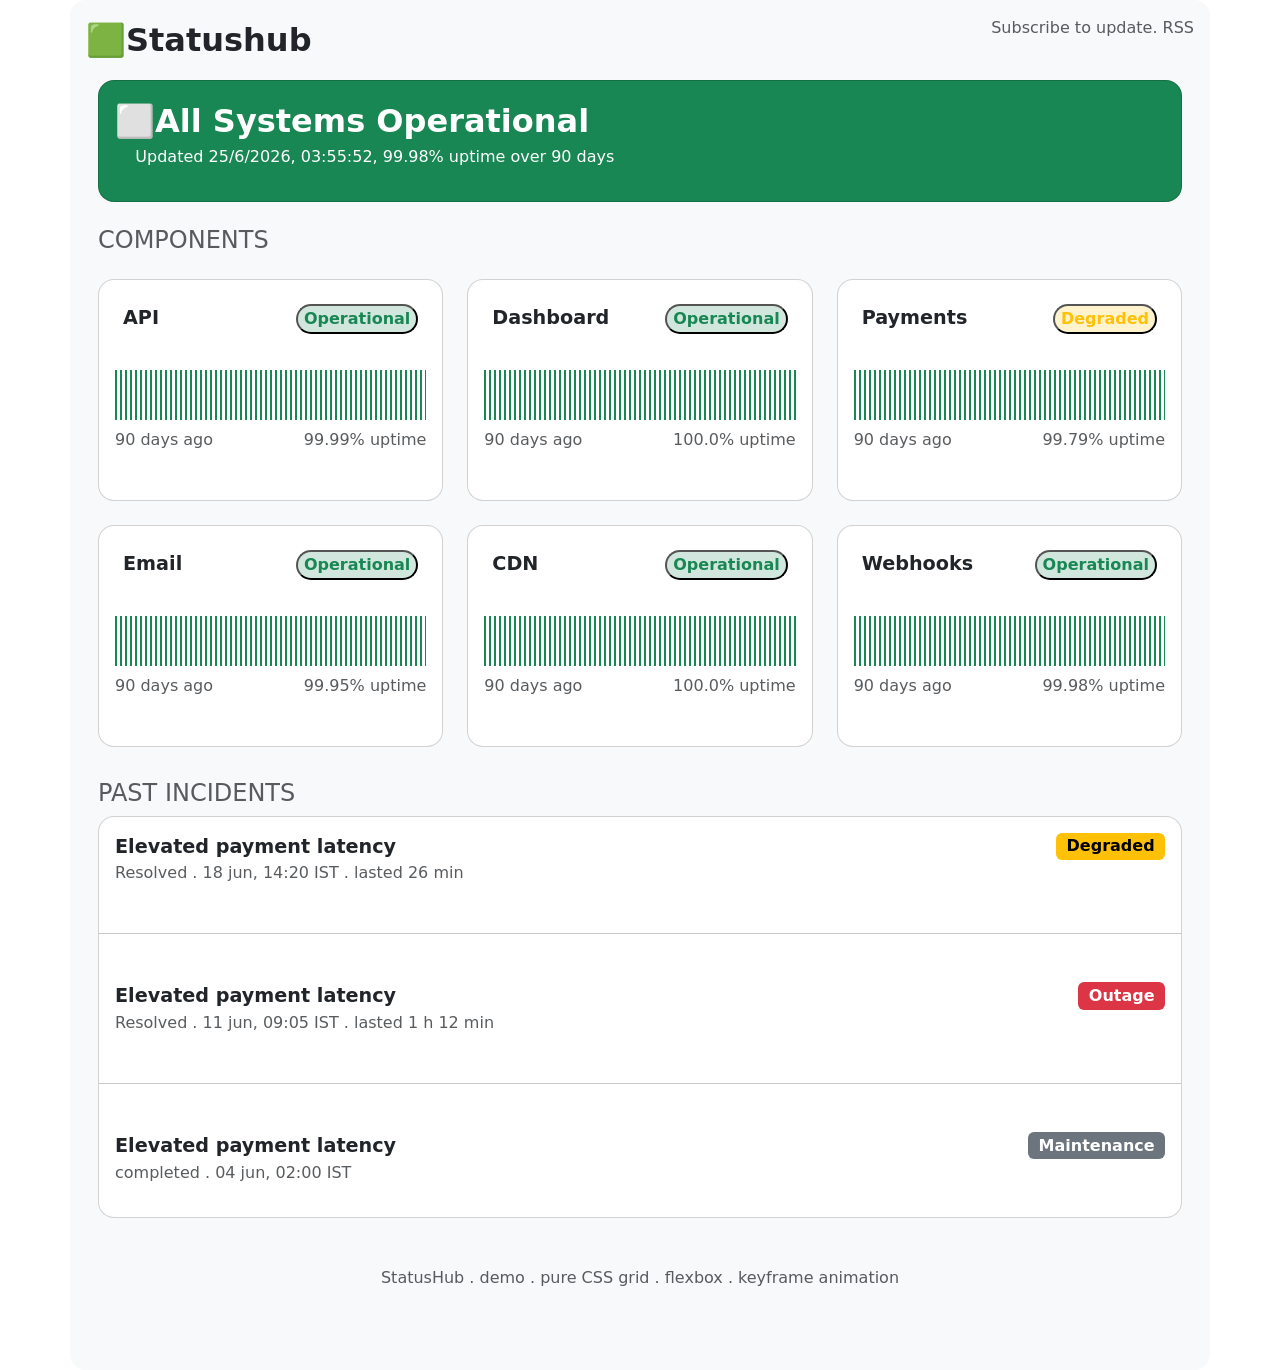
<file: index.html>
<!DOCTYPE html>
<html lang="en">

<head>
    <link rel="stylesheet" href="./bootstrap.css">
    <link rel="stylesheet" href="./style.css">
    <meta charset="UTF-8">
    <meta name="viewport" content="width=device-width, initial-scale=1.0">
    <title>StatusHub</title>
</head>

<body>
    <div class="container p-3 bg-light rounded-4">
        <header>
            <p><span style="font-size: xx-large;font-weight:bold;">🟩Statushub</span> <span class="float-end text-muted"
                    style="text-decoration: none;"> Subscribe to update. RSS</span></p>
        </header>
        <div class="container">
            <div class="card bg-success text-white p-3 rounded-4" style="width: 100%;">
                <p> <span style="font-size: xx-large;font-weight:bold;">⬜All Systems Operational</span> <br>&nbsp;
                    &nbsp; Updated 25/6/2026, 03:55:52, 99.98% uptime over 90 days</p>
            </div>
        </div>

        <div class="container mt-4 mb-3">
            <h4 class="text-muted  mb-2">COMPONENTS</h4>

            <div class="row g-4 ">

                <div class="col-lg-4 col-sm-12 col-md-6  ">
                    <div class="card h-100 w-100 p-3 gap-2 rounded-4 mt-3">
                        <p class="p-2"><span style="font-weight: bold; font-size:larger">API</span> <button
                                class="rounded-5 float-end bg-success-subtle text-success"
                                style="font-weight: bold;">Operational</button>
                        </p>
                        <div class="barcode mt-1"></div>
                        <p class="text-muted">90 days ago<span class="float-end">99.99% uptime </span></p>

                    </div>
                </div>

                <div class="col-lg-4 col-sm-12 col-md-6  ">
                    <div class="card h-100 w-100 p-3 gap-2 rounded-4 mt-3 ">
                        <p class="p-2">
                        <span style="font-weight: bold; font-size:larger">Dashboard</span> 
                        <button class="rounded-5 float-end bg-success-subtle text-success"style="font-weight: bold;">Operational</button>
                        </p>
                        <div class="barcode mt-1">
                        </div>
                        <p class="text-muted">90 days ago<span class="float-end">100.0% uptime </span></p>
                    </div>
                </div>

                <div class="col-lg-4 col-sm-12 col-md-6">
                    <div class="card h-100 w-100 p-3 gap-2 rounded-4 mt-3">
                        <p class="p-2"><span style="font-weight: bold; font-size:larger">Payments</span> 
                        <button class="rounded-5 float-end bg-warning-subtle text-warning" style="font-weight: bold;">Degraded</button>
                        </p>
                        <div class="mt-1">
                            <div class="barcode"></div>
                            <span class="spin"></span>
                        </div>
                        <p class="text-muted">90 days ago<span class="float-end">99.79% uptime </span></p>
                    </div>
                </div>

                <div class="col-lg-4 col-sm-12 col-md-6">
                    <div class="card h-100 w-100 p-3 gap-2 rounded-4 mt-3">
                        <p class="p-2"><span style="font-weight: bold; font-size:larger">Email</span> <button
                                class="rounded-5 float-end bg-success-subtle text-success"
                                style="font-weight: bold;">Operational</button>
                        </p>
                        <div class="barcode mt-1"></div>
                        <p class="text-muted">90 days ago<span class="float-end">99.95% uptime </span></p>

                    </div>
                </div>

                <div class="col-lg-4 col-sm-12 col-md-6  ">
                    <div class="card h-100 w-100 p-3 gap-2 rounded-4 mt-3">
                        <p class="p-2"><span style="font-weight: bold; font-size:larger">CDN</span> <button
                                class="rounded-5 float-end bg-success-subtle text-success"
                                style="font-weight: bold;">Operational</button>
                        </p>
                        <div class="barcode mt-1"></div>
                        <p class="text-muted">90 days ago<span class="float-end">100.0% uptime </span></p>

                    </div>
                </div>

                <div class="col-lg-4 col-sm-12 col-md-6">
                    <div class="card h-100 w-100 p-3 gap-2 rounded-4 mt-3">
                        <p class="p-2"><span style="font-weight: bold; font-size:larger">Webhooks</span> <button
                                class="rounded-5 float-end bg-success-subtle text-success"
                                style="font-weight: bold;">Operational</button>
                        </p>
                        <div class="barcode mt-1"></div>
                        <p class="text-muted">90 days ago<span class="float-end">99.98% uptime </span></p>
                    </div>
                </div>
            </div>
        </div>

        <div class="container mt-5 ">

            <h4 class="text-muted">PAST INCIDENTS</h4>
            <div class="card rounded-4">
                <p class="p-3"> <span style="font-weight: bold; font-size:larger">Elevated payment latency</span>
                    <span class="badge bg-warning text-black float-end fs-6">Degraded</span>
                    <br><span class="text-muted">Resolved . 18 jun, 14:20 IST . lasted 26 min
                        <hr>

                    </span>
                </p>
                <p class="p-3"> <span style="font-weight: bold; font-size:larger">Elevated payment latency</span>
                    <span class="badge bg-danger text-white float-end fs-6">Outage</span>
                    <br><span class="text-muted">Resolved . 11 jun, 09:05 IST . lasted 1 h 12 min
                     <hr>

                    </span>
                </p>
                <p class="p-3"> <span style="font-weight: bold; font-size:larger">Elevated payment latency</span>
                    <span class="badge bg-secondary text-white float-end fs-6">Maintenance</span>
                    <br><span class="text-muted">completed . 04 jun, 02:00 IST

                    </span>
                </p>
            </div>
        </div>
        <p class="p-5 text-muted " style="text-align: center;">StatusHub . demo . pure CSS grid . flexbox . keyframe
            animation </p> 
    </div>

</body>

</html>
</file>
<file: style.css>
.barcode{
    height: 50px;
    width: 100%;
    background: repeating-linear-gradient(
        to right,
        #198754 0px,
        #198754 2px,
        transparent 2px,
        transparent 5px
    );

}
</file>
<file: statushub/css/style.css>
.barcode{
    height: 50px;
    width: 100%;
    background: repeating-linear-gradient(
        to right,
        #198754 0px,
        #198754 2px,
        transparent 2px,
        transparent 5px
    );

}
</file>
